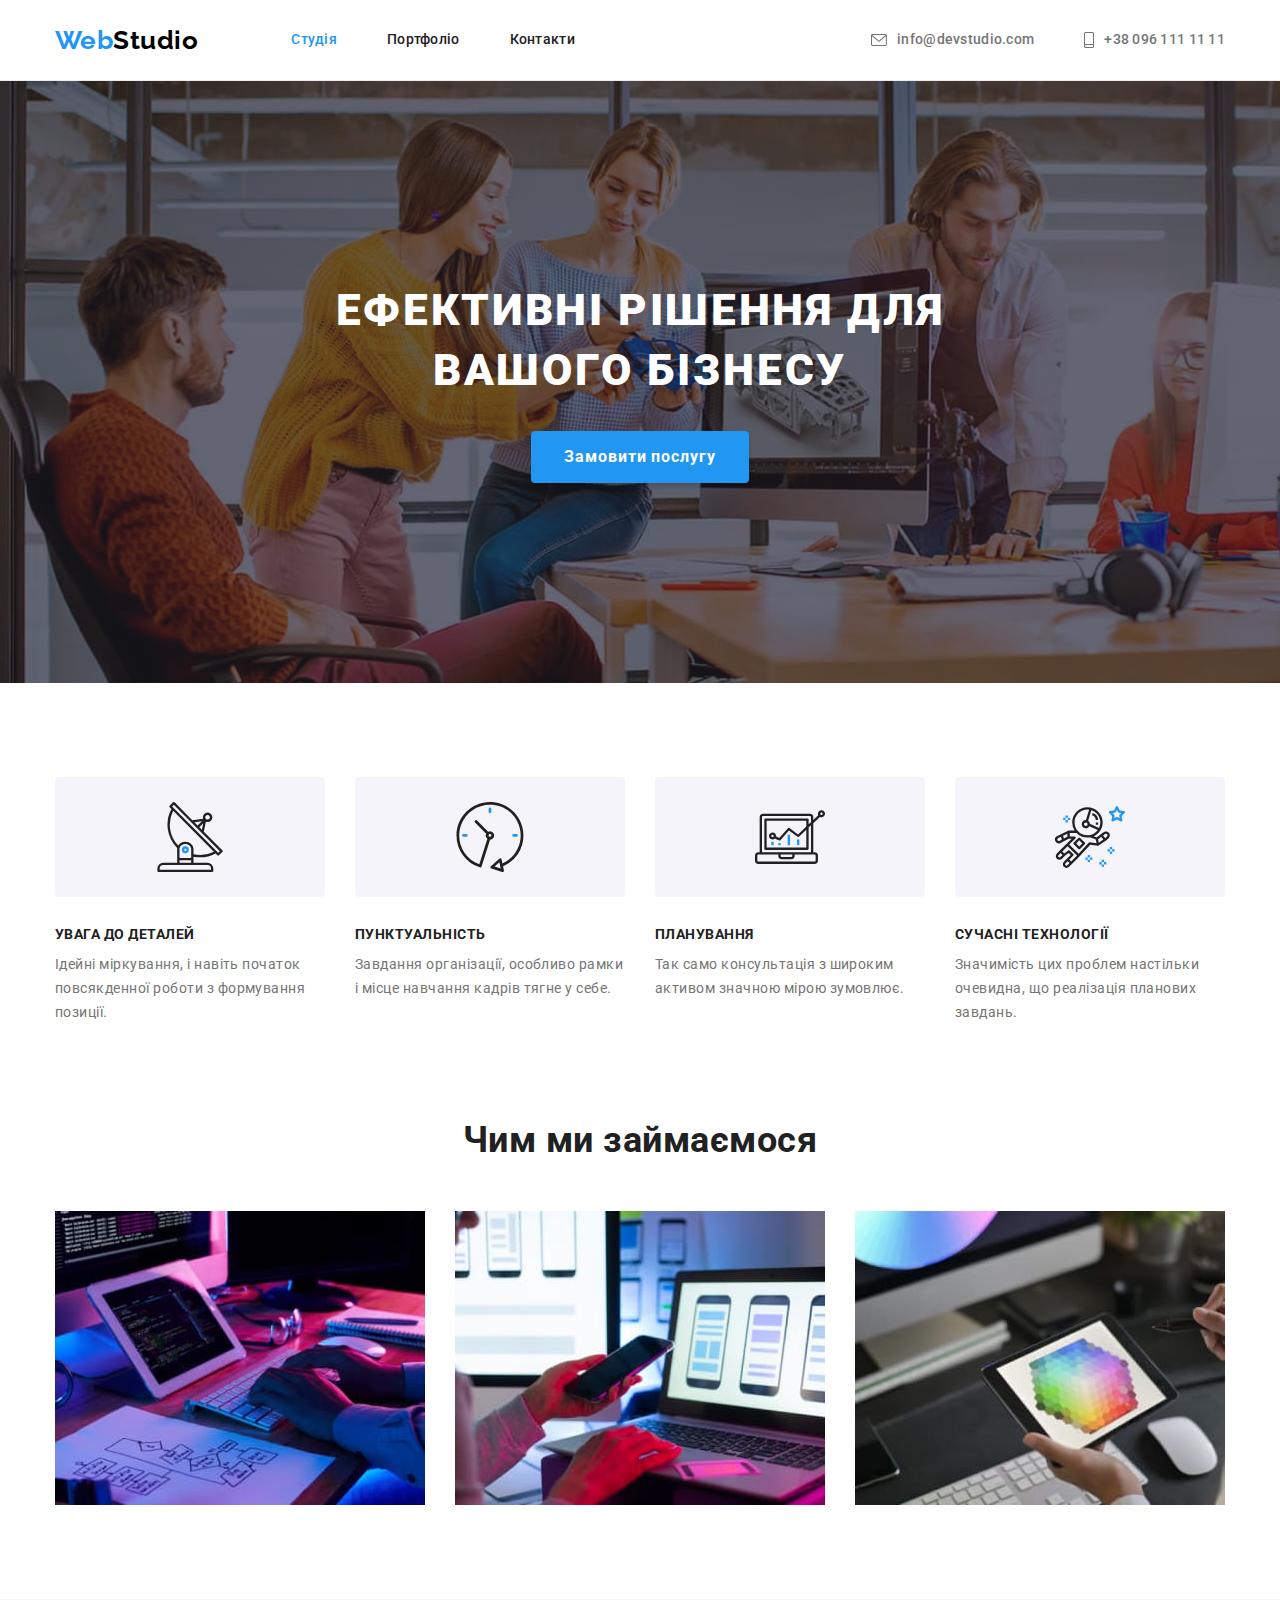
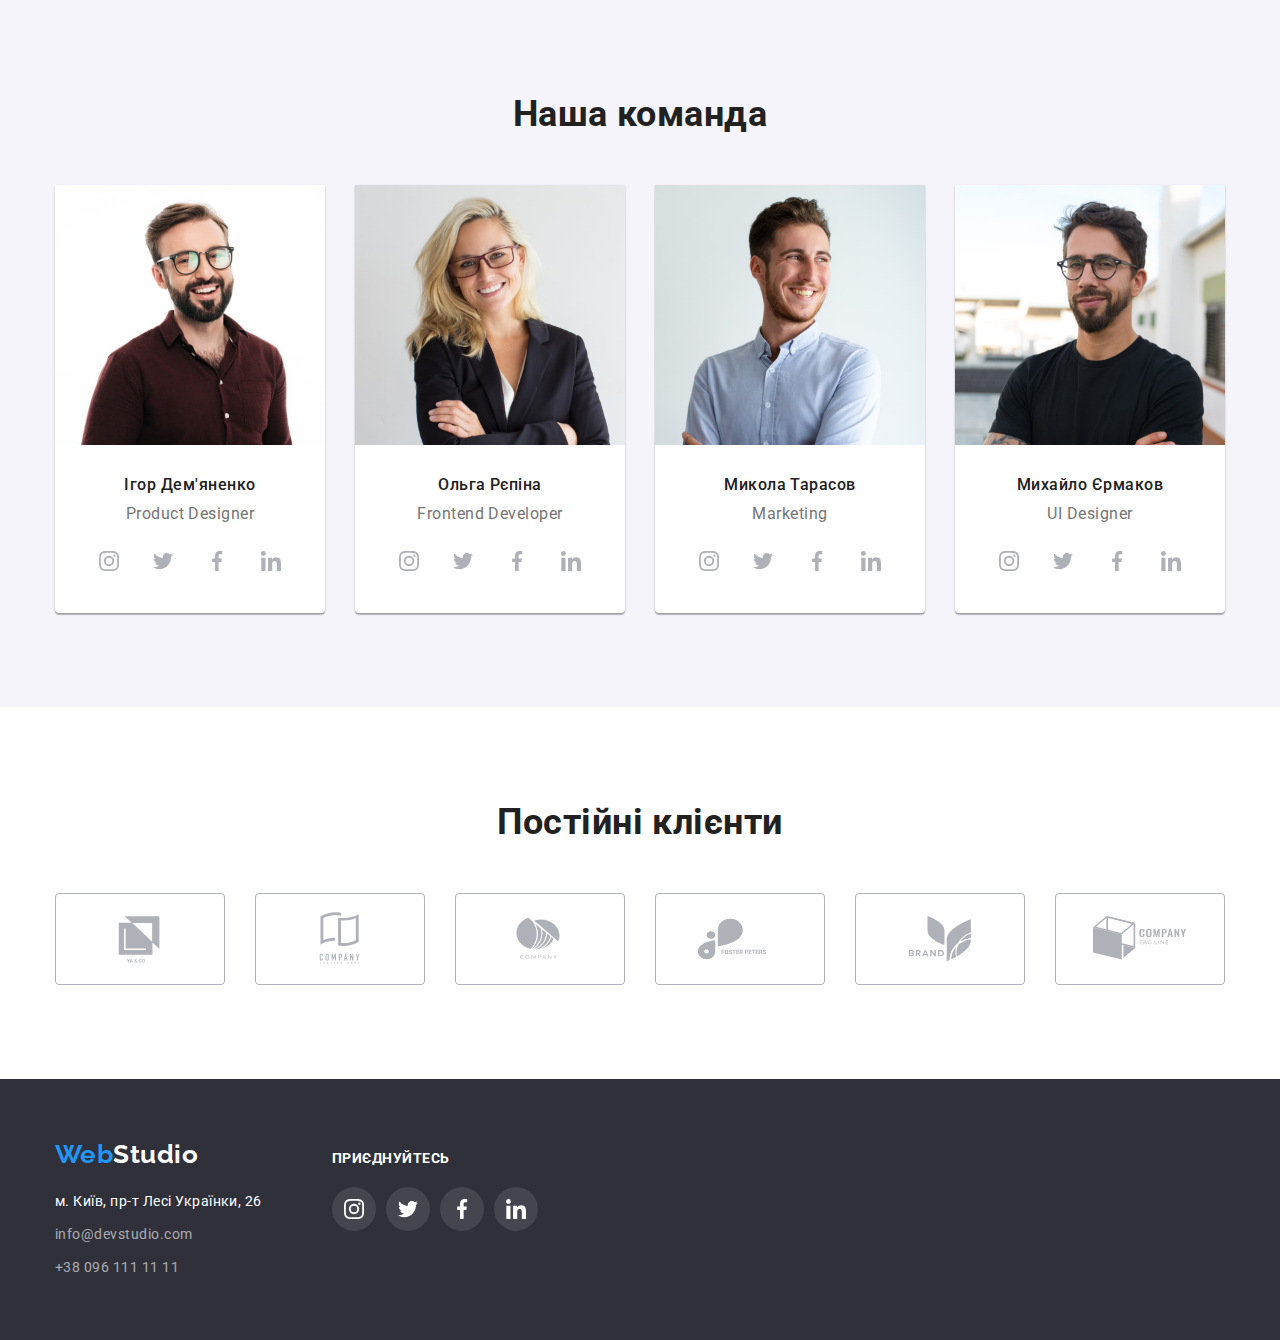
<file: index.html>
<!DOCTYPE html>
<html lang="uk">
  <head>
    <meta charset="utf-8" />
    <meta http-equiv="X-UA-Compatible" content="IE=edge" />
    <meta name="viewport" content="width=device-width, initial-scale=1.0" />
    <title>Document</title>
    <link rel="preconnect" href="https://fonts.googleapis.com" />
    <link rel="preconnect" href="https://fonts.gstatic.com" crossorigin />
    <link
      href="https://fonts.googleapis.com/css2?family=Raleway:wght@700&family=Roboto:wght@400;500;700;900&display=swap"
      rel="stylesheet"
    />
    <link
      rel="stylesheet"
      href="https://cdnjs.cloudflare.com/ajax/libs/modern-normalize/1.1.0/modern-normalize.min.css"
    />
    <link rel="stylesheet" href="./css/styles.css" />
  </head>
  <body>
    <header class="page-header">
      <div class="container page-header-container">
        <nav class="menu-nav">
          <a class="logo link" href="./index.html"
            ><span class="logo-web">Web</span
            ><span class="logo-studio">Studio</span></a
          >
          <ul class="menu-navigation list">
            <li class="menu-item">
              <a class="menu-link link current" href="./index.html">Студія</a>
            </li>
            <li class="menu-item">
              <a class="menu-link link" href="./portfolio.html">Портфоліо</a>
            </li>
            <li class="menu-item">
              <a class="menu-link link" href="#">Контакти</a>
            </li>
          </ul>
        </nav>
        <ul class="menu-contacts list">
          <li class="menu-item">
            <a
              class="contact-link link"
              href="mailto:info@devstudio.com"
              lang="en"
            >
              <svg aria-label="лист" class="icon" width="16" height="12">
                <use href="./images/sprite.svg#icon-envelope"></use>
              </svg>
              info@devstudio.com
            </a>
          </li>
          <li class="menu-item">
            <a class="contact-link link" href="tel:+380961111111">
              <svg aria-label="телефон" class="icon" width="10" height="16">
                <use href="./images/sprite.svg#icon-smartphone"></use>
              </svg>
              +38 096 111 11 11</a
            >
          </li>
        </ul>
      </div>
    </header>
    <main>
      <!-- Герой -->
      <section class="section hero">
        <div class="container">
          <h1 class="hero-title">Ефективні рішення для вашого бізнесу</h1>
          <button class="modal-open-btn" type="button">Замовити послугу</button>
        </div>
      </section>
      <!-- Наши особенности -->
      <section class="section featyres">
        <div class="container">
          <h2 class="featyres-title visually-hidden">Наші особливості</h2>
          <ul class="featyres-list list">
            <li class="item">
              <div class="box-icon">
                <svg
                  aria-label="антена"
                  class="featyres-list-icon"
                  width="70"
                  height="70"
                >
                  <use href="./images/sprite.svg#icon-antenna"></use>
                </svg>
              </div>
              <h3 class="featyres-list-title">Увага до деталей</h3>
              <p class="text">
                Ідейні міркування, і навіть початок повсякденної роботи з
                формування позиції.
              </p>
            </li>
            <li class="item">
              <div class="box-icon">
                <svg
                  aria-label="годинник"
                  class="featyres-list-icon"
                  width="70"
                  height="70"
                >
                  <use href="./images/sprite.svg#icon-clock"></use>
                </svg>
              </div>
              <h3 class="featyres-list-title">Пунктуальність</h3>
              <p class="text">
                Завдання організації, особливо рамки і місце навчання кадрів
                тягне у себе.
              </p>
            </li>
            <li class="item">
              <div class="box-icon">
                <svg
                  aria-label="діаграма"
                  class="featyres-list-icon"
                  width="70"
                  height="70"
                >
                  <use href="./images/sprite.svg#icon-diagram"></use>
                </svg>
              </div>
              <h3 class="featyres-list-title">Планування</h3>
              <p class="text">
                Так само консультація з широким активом значною мірою зумовлює.
              </p>
            </li>
            <li class="item">
              <div class="box-icon">
                <svg
                  aria-label="астронавт"
                  class="featyres-list-icon"
                  width="70"
                  height="70"
                >
                  <use href="./images/sprite.svg#icon-astronaut"></use>
                </svg>
              </div>
              <h3 class="featyres-list-title">Сучасні технології</h3>
              <p class="text">
                Значимість цих проблем настільки очевидна, що реалізація
                планових завдань.
              </p>
            </li>
          </ul>
        </div>
      </section>
      <!-- Чем занимаемся -->
      <section class="section work not-padding-top">
        <div class="container">
          <h2 class="work-title">Чим ми займаємося</h2>
          <ul class="work-list list">
            <li class="item">
              <img
                class="work-img link"
                src="./images/box-1.jpg"
                alt="Людина працює за комп'ютером"
                width="370"
              />
            </li>
            <li class="item">
              <img
                class="work-img link"
                src="./images/box-2.jpg"
                alt="Людина працює за телефоном"
                width="370"
              />
            </li>
            <li class="item">
              <img
                class="work-img link"
                src="./images/box-3.jpg"
                alt="Людина працює за планшетом"
                width="370"
              />
            </li>
          </ul>
        </div>
      </section>
      <!--Наша команда-->
      <section class="section section-team">
        <div class="container">
          <h2 class="section-team-title">Наша команда</h2>
          <ul class="team-list list">
            <li class="item">
              <img
                class="team-img"
                src="./images/team-1.jpg"
                alt="Ігор Дем'яненко"
                width="270"
              />
              <div class="item-team">
                <h3 class="team-list-title">Ігор Дем'яненко</h3>
                <p class="text">Product Designer</p>
                <ul class="social-list list">
                  <li class="social-list-item">
                    <a href="" class="social-list-link">
                      <svg
                        lang="en"
                        aria-label="instagram icon"
                        class="social-list-icon"
                        width="20"
                        height="20"
                      >
                        <use href="./images/sprite.svg#icon-instagram"></use>
                      </svg>
                    </a>
                  </li>
                  <li class="social-list-item">
                    <a href="" class="social-list-link">
                      <svg
                        lang="en"
                        aria-label="twitter icon"
                        class="social-list-icon"
                        width="20"
                        height="20"
                      >
                        <use href="./images/sprite.svg#icon-twitter"></use>
                      </svg>
                    </a>
                  </li>
                  <li class="social-list-item">
                    <a href="" class="social-list-link">
                      <svg
                        lang="en"
                        aria-label="facebook icon"
                        class="social-list-icon"
                        width="20"
                        height="20"
                      >
                        <use href="./images/sprite.svg#icon-facebook"></use>
                      </svg>
                    </a>
                  </li>
                  <li class="social-list-item">
                    <a href="" class="social-list-link">
                      <svg
                        lang="en"
                        aria-label="linkedin icon"
                        class="social-list-icon"
                        width="20"
                        height="20"
                      >
                        <use href="./images/sprite.svg#icon-linkedin"></use>
                      </svg>
                    </a>
                  </li>
                </ul>
              </div>
            </li>
            <li class="item">
              <img
                class="team-img"
                src="./images/team-2.jpg"
                alt="Ольга Рєпіна"
                width="270"
              />
              <div class="item-team">
                <h3 class="team-list-title">Ольга Рєпіна</h3>
                <p class="text">Frontend Developer</p>
                <ul class="social-list list">
                  <li class="social-list-item">
                    <a href="" class="social-list-link">
                      <svg
                        lang="en"
                        aria-label="instagram icon"
                        class="social-list-icon"
                        width="20"
                        height="20"
                      >
                        <use href="./images/sprite.svg#icon-instagram"></use>
                      </svg>
                    </a>
                  </li>
                  <li class="social-list-item">
                    <a href="" class="social-list-link">
                      <svg
                        lang="en"
                        aria-label="twitter icon"
                        class="social-list-icon"
                        width="20"
                        height="20"
                      >
                        <use href="./images/sprite.svg#icon-twitter"></use>
                      </svg>
                    </a>
                  </li>
                  <li class="social-list-item">
                    <a href="" class="social-list-link">
                      <svg
                        lang="en"
                        aria-label="facebook icon"
                        class="social-list-icon"
                        width="20"
                        height="20"
                      >
                        <use href="./images/sprite.svg#icon-facebook"></use>
                      </svg>
                    </a>
                  </li>
                  <li class="social-list-item">
                    <a href="" class="social-list-link">
                      <svg
                        lang="en"
                        aria-label="linkedin icon"
                        class="social-list-icon"
                        width="20"
                        height="20"
                      >
                        <use href="./images/sprite.svg#icon-linkedin"></use>
                      </svg>
                    </a>
                  </li>
                </ul>
              </div>
            </li>
            <li class="item">
              <img
                class="team-img"
                src="./images/team-3.jpg"
                alt="Микола Тарасов"
                width="270"
              />
              <div class="item-team">
                <h3 class="team-list-title">Микола Тарасов</h3>
                <p class="text">Marketing</p>
                <ul class="social-list list">
                  <li class="social-list-item">
                    <a href="" class="social-list-link">
                      <svg
                        lang="en"
                        aria-label="instagram icon"
                        class="social-list-icon"
                        width="20"
                        height="20"
                      >
                        <use href="./images/sprite.svg#icon-instagram"></use>
                      </svg>
                    </a>
                  </li>
                  <li class="social-list-item">
                    <a href="" class="social-list-link">
                      <svg
                        lang="en"
                        aria-label="twitter icon"
                        class="social-list-icon"
                        width="20"
                        height="20"
                      >
                        <use href="./images/sprite.svg#icon-twitter"></use>
                      </svg>
                    </a>
                  </li>
                  <li class="social-list-item">
                    <a href="" class="social-list-link">
                      <svg
                        lang="en"
                        aria-label="facebook icon"
                        class="social-list-icon"
                        width="20"
                        height="20"
                      >
                        <use href="./images/sprite.svg#icon-facebook"></use>
                      </svg>
                    </a>
                  </li>
                  <li class="social-list-item">
                    <a href="" class="social-list-link">
                      <svg
                        lang="en"
                        aria-label="linkedin icon"
                        class="social-list-icon"
                        width="20"
                        height="20"
                      >
                        <use href="./images/sprite.svg#icon-linkedin"></use>
                      </svg>
                    </a>
                  </li>
                </ul>
              </div>
            </li>
            <li class="item">
              <img
                class="team-img"
                src="./images/team-4.jpg"
                alt="Михайло Єрмаков"
                width="270"
              />
              <div class="item-team">
                <h3 class="team-list-title">Михайло Єрмаков</h3>
                <p class="text">UI Designer</p>
                <ul class="social-list list">
                  <li class="social-list-item">
                    <a href="" class="social-list-link">
                      <svg
                        lang="en"
                        aria-label="instagram icon"
                        class="social-list-icon"
                        width="20"
                        height="20"
                      >
                        <use href="./images/sprite.svg#icon-instagram"></use>
                      </svg>
                    </a>
                  </li>
                  <li class="social-list-item">
                    <a href="" class="social-list-link">
                      <svg
                        lang="en"
                        aria-label="twitter icon"
                        class="social-list-icon"
                        width="20"
                        height="20"
                      >
                        <use href="./images/sprite.svg#icon-twitter"></use>
                      </svg>
                    </a>
                  </li>
                  <li class="social-list-item">
                    <a href="" class="social-list-link">
                      <svg
                        lang="en"
                        aria-label="facebook icon"
                        class="social-list-icon"
                        width="20"
                        height="20"
                      >
                        <use href="./images/sprite.svg#icon-facebook"></use>
                      </svg>
                    </a>
                  </li>
                  <li class="social-list-item">
                    <a href="" class="social-list-link">
                      <svg
                        lang="en"
                        aria-label="linkedin icon"
                        class="social-list-icon"
                        width="20"
                        height="20"
                      >
                        <use href="./images/sprite.svg#icon-linkedin"></use>
                      </svg>
                    </a>
                  </li>
                </ul>
              </div>
            </li>
          </ul>
        </div>
      </section>
      <!-- Постійні клієнти -->
      <section class="section section-client">
        <div class="container">
          <h2 class="section-client-title">Постійні клієнти<h2>
          <ul class="section-client-list list">
            <li class="section-client-item">
              <a href="#" class="client-link">
                <svg
                  aria-label="логотип клієнтів"
                  class="client-icon"
                  width="106"
                  height="60"
                >
                  <use href="./images/sprite.svg#icon-logo-1"></use>
                </svg>
              </a>
            </li>
            <li class="section-client-item">
              <a href="#" class="client-link">
                <svg
                  aria-label="логотип клієнтів"
                  class="client-icon"
                  width="106"
                  height="60"
                >
                  <use href="./images/sprite.svg#icon-logo-2"></use>
                </svg>
              </a>
            </li>
            <li class="section-client-item">
              <a href="#" class="client-link">
                <svg
                  aria-label="логотип клієнтів"
                  class="client-icon"
                  width="106"
                  height="60"
                >
                  <use href="./images/sprite.svg#icon-logo-3"></use>
                </svg>
              </a>
            </li>
            <li class="section-client-item">
              <a href="#" class="client-link">
                <svg
                  aria-label="логотип клієнтів"
                  class="client-icon"
                  width="106"
                  height="60"
                >
                  <use href="./images/sprite.svg#icon-logo-4"></use>
                </svg>
              </a>
            </li>
            <li class="section-client-item">
              <a href="#" class="client-link">
                <svg
                  aria-label="логотип клієнтів"
                  class="client-icon"
                  width="106"
                  height="60"
                >
                  <use href="./images/sprite.svg#icon-logo-5"></use>
                </svg>
              </a>
            </li>
            <li class="section-client-item">
              <a href="#" class="client-link">
                <svg
                  aria-label="логотип клієнтів"
                  class="client-icon"
                  width="106"
                  height="60"
                >
                  <use href="./images/sprite.svg#icon-logo-6"></use>
                </svg>
              </a>
            </li>
          </ul>
        </div>
      </section>
    </main>
    <footer class="page-footer">
      <div class="container footer-container">
        <div class="page-container">
          <a class="footer-logo link" href="./index.html"
            ><span class="logo-web">Web</span
            ><span class="logo-studio">Studio</span></a
          >
          <address class="footer-contacts">
            <ul class="footer-contacts-list list">
              <li class="item">
                <a
                  class="footer-adress link"
                  href="https://goo.gl/maps/CPtrU1FHBa2aNyZL9"
                  target="_blank"
                  rel="noopener noreferrer nofollow"
                  >м. Київ, пр-т Лесі Українки, 26</a
                >
              </li>
              <li class="item">
                <a
                  class="footer-contact-link link"
                  href="mailto:info@devstudio.com"
                  lang="en"
                  >info@devstudio.com</a
                >
              </li>
              <li class="item phone">
                <a class="footer-contact-link link" href="tel:+380961111111"
                  >+38 096 111 11 11</a
                >
              </li>
            </ul>
          </address>
        </div>
        <div class="footer-social">
          <p class="footer-social-title">Приєднуйтесь<p>
          <ul class="footer-social-list list">
            <li class="footer-social-list-item">
              <a href="" class="footer-social-list-link">
                <svg
                  lang="en"
                  aria-label="instagram icon"
                  class="footer-social-list-icon"
                  width="20"
                  height="20"
                >
                  <use href="./images/sprite.svg#icon-instagram"></use>
                </svg>
              </a>
            </li>
            <li class="footer-social-list-item">
              <a href="" class="footer-social-list-link">
                <svg
                  lang="en"
                  aria-label="twitter icon"
                  class="footer-social-list-icon"
                  width="20"
                  height="20"
                >
                  <use href="./images/sprite.svg#icon-twitter"></use>
                </svg>
              </a>
            </li>
            <li class="footer-social-list-item">
              <a href="" class="footer-social-list-link">
                <svg
                  lang="en"
                  aria-label="facebook icon"
                  class="footer-social-list-icon"
                  width="20"
                  height="20"
                >
                  <use href="./images/sprite.svg#icon-facebook"></use>
                </svg>
              </a>
            </li>
            <li class="footer-social-list-item">
              <a href="" class="footer-social-list-link">
                <svg
                  lang="en"
                  aria-label="linkedin icon"
                  class="footer-social-list-icon"
                  width="20"
                  height="20"
                >
                  <use href="./images/sprite.svg#icon-linkedin"></use>
                </svg>
              </a>
            </li>
          </ul>
        </div>
      </div>
    </footer>
  </body>
</html>
</file>
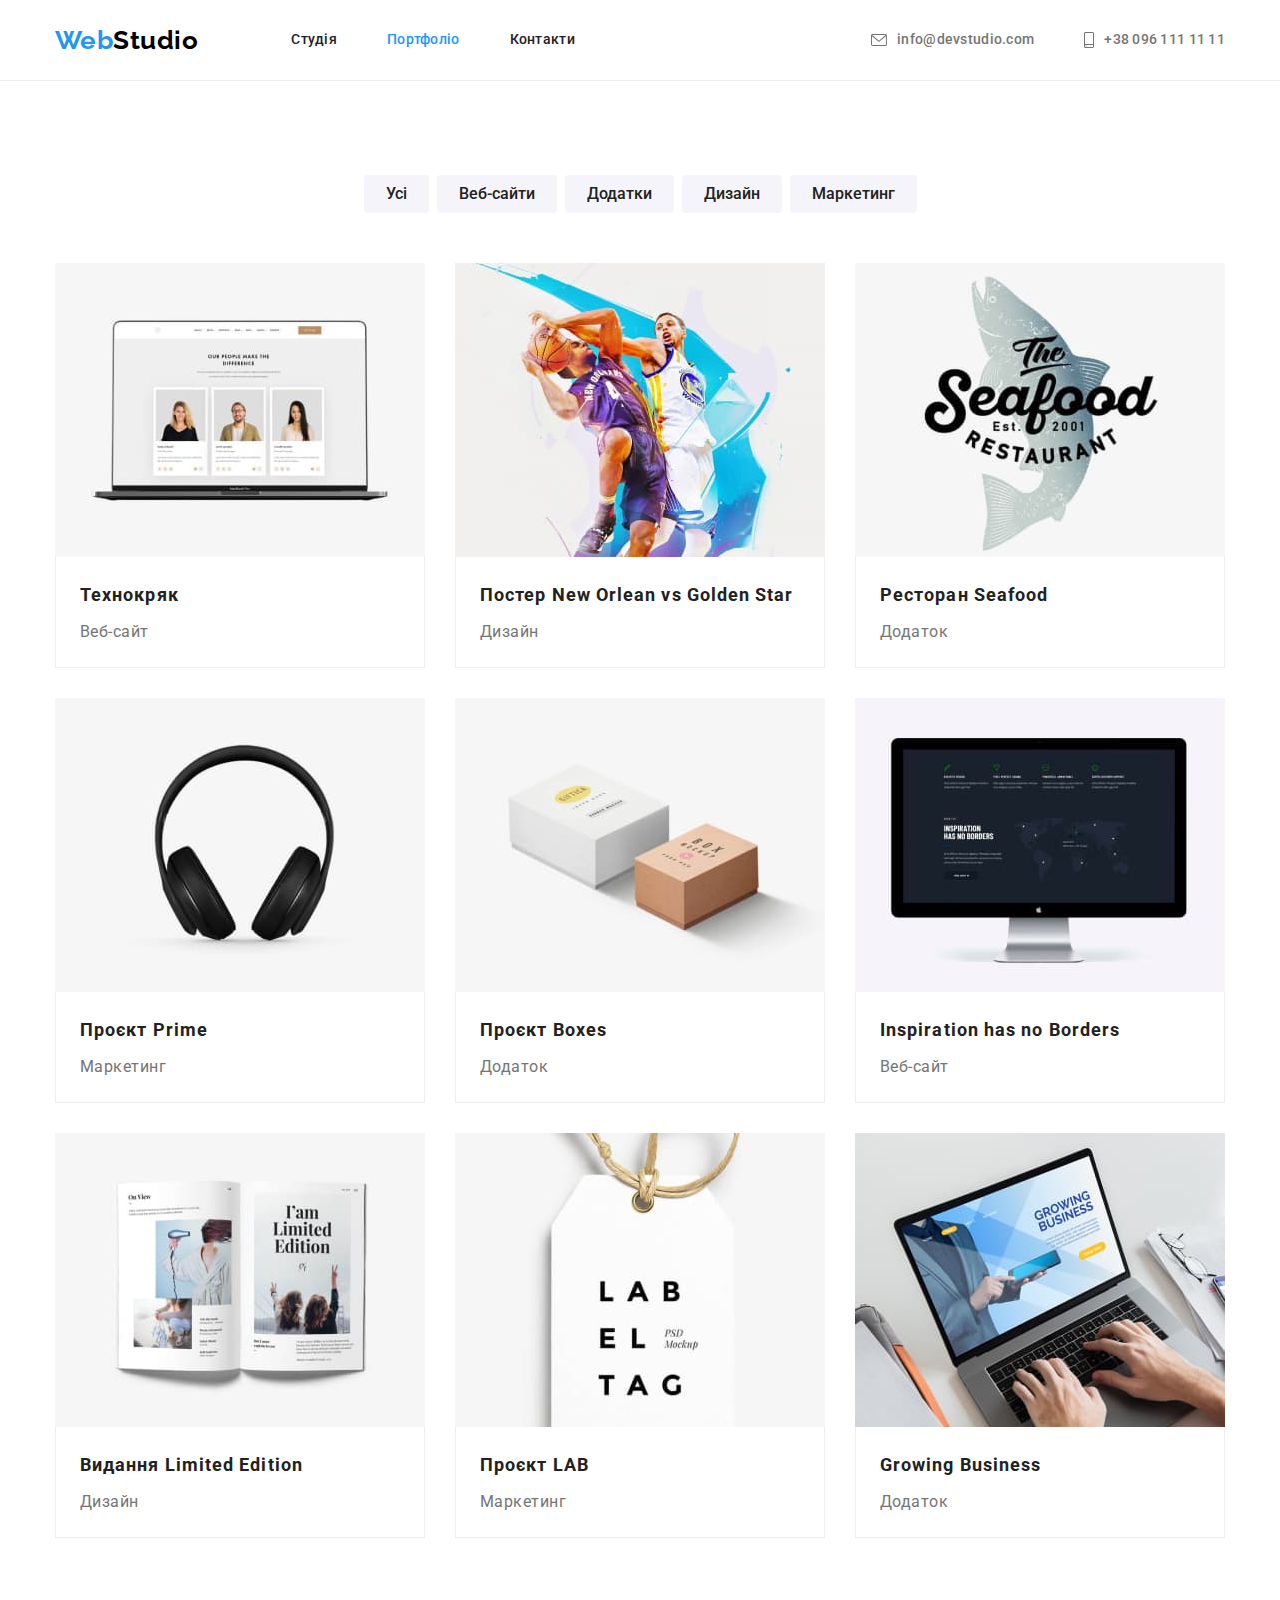
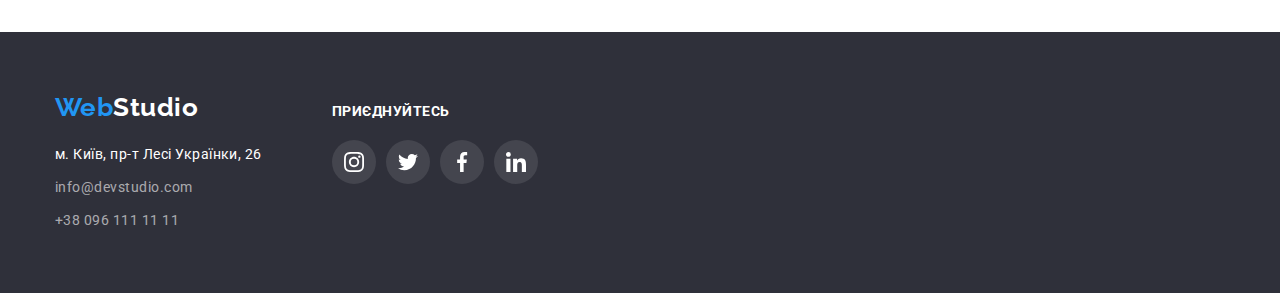
<file: portfolio.html>
<!DOCTYPE html>
<html lang="uk">
  <head>
    <meta charset="UTF-8" />
    <meta http-equiv="X-UA-Compatible" content="IE=edge" />
    <meta name="viewport" content="width=device-width, initial-scale=1.0" />
    <title>Document</title>
    <link rel="preconnect" href="https://fonts.googleapis.com" />
    <link rel="preconnect" href="https://fonts.gstatic.com" crossorigin />
    <link
      href="https://fonts.googleapis.com/css2?family=Raleway:wght@700&family=Roboto:wght@400;500;700;900&display=swap"
      rel="stylesheet"
    />
    <link
      rel="stylesheet"
      href="https://cdnjs.cloudflare.com/ajax/libs/modern-normalize/1.1.0/modern-normalize.min.css"
    />
    <link rel="stylesheet" href="./css/styles.css" />
  </head>
  <body>
    <header class="page-header">
      <div class="container page-header-container">
        <nav class="menu-nav">
          <a class="logo link" href="./index.html"
            ><span class="logo-web">Web</span
            ><span class="logo-studio">Studio</span></a
          >
          <ul class="menu-navigation list">
            <li class="menu-item">
              <a class="menu-link link" href="./index.html">Студія</a>
            </li>
            <li class="menu-item">
              <a class="menu-link link current" href="./portfolio.html"
                >Портфоліо</a
              >
            </li>
            <li class="menu-item">
              <a class="menu-link link" href="#">Контакти</a>
            </li>
          </ul>
        </nav>
        <ul class="menu-contacts list">
          <li class="menu-item">
            <a
              class="contact-link link"
              href="mailto:info@devstudio.com"
              lang="en"
            >
              <svg aria-label="лист" class="icon" width="16" height="12">
                <use href="./images/sprite.svg#icon-envelope"></use>
              </svg>
              info@devstudio.com
            </a>
          </li>
          <li class="menu-item">
            <a class="contact-link link" href="tel:+380961111111">
              <svg aria-label="телефон" class="icon" width="10" height="16">
                <use href="./images/sprite.svg#icon-smartphone"></use>
              </svg>
              +38 096 111 11 11</a
            >
          </li>
        </ul>
      </div>
    </header>
    <main>
      <!-- Портфолио -->
      <section class="section portfolio">
        <div class="container">
          <h1 class="section-portfolio-title visually-hidden">Портфоліо</h1>
          <ul class="filter list">
            <li class="item">
              <button type="button" class="secondary-btn">Усі</button>
            </li>
            <li class="item">
              <button type="button" class="secondary-btn">Веб-сайти</button>
            </li>
            <li class="item">
              <button type="button" class="secondary-btn">Додатки</button>
            </li>
            <li class="item">
              <button type="button" class="secondary-btn">Дизайн</button>
            </li>
            <li class="item">
              <button type="button" class="secondary-btn">Маркетинг</button>
            </li>
          </ul>
          <ul class="portfolio-list list">
            <li class="portfolio-item">
              <a class="link" href="#">
                <img
                  class="portfolio-img"
                  src="./images/portfolio/portfolio-1.jpg"
                  alt="Ноутбук"
                  width="370"
                />
                <div class="test-container">
                  <h2 class="portfolio-title">Технокряк</h2>
                  <p class="text">Веб-сайт</p>
                </div>
              </a>
            </li>
            <li class="portfolio-item">
              <a class="link" href="#">
                <img
                  class="portfolio-img"
                  src="./images/portfolio/portfolio-2.jpg"
                  alt="Баскетболістии"
                  width="370"
                />
                <div class="test-container">
                  <h2 class="portfolio-title">
                    Постер New Orlean vs Golden Star
                  </h2>
                  <p class="text">Дизайн</p>
                </div>
              </a>
            </li>
            <li class="portfolio-item">
              <a class="link" href="#">
                <img
                  class="portfolio-img"
                  src="./images/portfolio/portfolio-3.jpg"
                  alt="Логотип ресторану"
                  width="370"
                />
                <div class="test-container">
                  <h2 class="portfolio-title">Ресторан Seafood</h2>
                  <p class="text">Додаток</p>
                </div>
              </a>
            </li>
            <li class="portfolio-item">
              <a class="link" href="#">
                <img
                  class="portfolio-img"
                  src="./images/portfolio/portfolio-4.jpg"
                  alt="Навушники"
                  width="370"
                />
                <div class="test-container">
                  <h2 class="portfolio-title">Проєкт Prime</h2>
                  <p class="text">Маркетинг</p>
                </div>
              </a>
            </li>
            <li class="portfolio-item">
              <a class="link" href="#">
                <img
                  class="portfolio-img"
                  src="./images/portfolio/portfolio-5.jpg"
                  alt="Коробки"
                  width="370"
                />
                <div class="test-container">
                  <h2 class="portfolio-title">Проєкт Boxes</h2>
                  <p class="text">Додаток</p>
                </div>
              </a>
            </li>
            <li class="portfolio-item">
              <a class="link" href="#">
                <img
                  class="portfolio-img"
                  src="./images/portfolio/portfolio-6.jpg"
                  alt="Монітор"
                  width="370"
                />
                <div class="test-container">
                  <h2 class="portfolio-title">Inspiration has no Borders</h2>
                  <p class="text">Веб-сайт</p>
                </div>
              </a>
            </li>
            <li class="portfolio-item">
              <a class="link" href="#">
                <img
                  class="portfolio-img"
                  src="./images/portfolio/portfolio-7.jpg"
                  alt="Книга"
                  width="370"
                />
                <div class="test-container">
                  <h2 class="portfolio-title">Видання Limited Edition</h2>
                  <p class="text">Дизайн</p>
                </div>
              </a>
            </li>
            <li class="portfolio-item">
              <a class="link" href="#">
                <img
                  class="portfolio-img"
                  src="./images/portfolio/portfolio-8.jpg"
                  alt="Лейба"
                  width="370"
                />
                <div class="test-container">
                  <h2 class="portfolio-title">Проєкт LAB</h2>
                  <p class="text">Маркетинг</p>
                </div>
              </a>
            </li>
            <li class="portfolio-item">
              <a class="link" href="#">
                <img
                  class="portfolio-img"
                  src="./images/portfolio/portfolio-9.jpg"
                  alt="Людина працює за ноутбуком"
                  width="370"
                />
                <div class="test-container">
                  <h2 class="portfolio-title">Growing Business</h2>
                  <p class="text">Додаток</p>
                </div>
              </a>
            </li>
          </ul>
        </div>
      </section>
    </main>
    <footer class="page-footer">
      <div class="container footer-container">
        <div class="page-container">
          <a class="footer-logo link" href="./index.html"
            ><span class="logo-web">Web</span
            ><span class="logo-studio">Studio</span></a
          >
          <address class="footer-contacts">
            <ul class="footer-contacts-list list">
              <li class="item">
                <a
                  class="footer-adress link"
                  href="https://goo.gl/maps/CPtrU1FHBa2aNyZL9"
                  target="_blank"
                  rel="noopener noreferrer nofollow"
                  >м. Київ, пр-т Лесі Українки, 26</a
                >
              </li>
              <li class="item">
                <a
                  class="footer-contact-link link"
                  href="mailto:info@devstudio.com"
                  lang="en"
                  >info@devstudio.com</a
                >
              </li>
              <li class="item phone">
                <a class="footer-contact-link link" href="tel:+380961111111"
                  >+38 096 111 11 11</a
                >
              </li>
            </ul>
          </address>
        </div>
        <div class="footer-social">
          <h3 class="footer-social-title">приєднуйтесь</h3>
          <ul class="footer-social-list list">
            <li class="footer-social-list-item">
              <a href="" class="footer-social-list-link">
                <svg
                  lang="en"
                  aria-label="instagram icon"
                  class="footer-social-list-icon"
                  width="20"
                  height="20"
                >
                  <use href="./images/sprite.svg#icon-instagram"></use>
                </svg>
              </a>
            </li>
            <li class="footer-social-list-item">
              <a href="" class="footer-social-list-link">
                <svg
                  lang="en"
                  aria-label="twitter icon"
                  class="footer-social-list-icon"
                  width="20"
                  height="20"
                >
                  <use href="./images/sprite.svg#icon-twitter"></use>
                </svg>
              </a>
            </li>
            <li class="footer-social-list-item">
              <a href="" class="footer-social-list-link">
                <svg
                  lang="en"
                  aria-label="facebook icon"
                  class="footer-social-list-icon"
                  width="20"
                  height="20"
                >
                  <use href="./images/sprite.svg#icon-facebook"></use>
                </svg>
              </a>
            </li>
            <li class="footer-social-list-item">
              <a href="" class="footer-social-list-link">
                <svg
                  lang="en"
                  aria-label="linkedin icon"
                  class="footer-social-list-icon"
                  width="20"
                  height="20"
                >
                  <use href="./images/sprite.svg#icon-linkedin"></use>
                </svg>
              </a>
            </li>
          </ul>
        </div>
      </div>
    </footer>
  </body>
</html>
</file>
<file: css/styles.css>
/* белый цвет #FFFFFF */
/* основный цвет текста #757575 */
/* цвет заголовков #212121  */
/* цвет голубой #2196F3 */
/* фон белый #F5F5F5 */
/* фон серый #F5F4FA */
/* фон футера #2F303A */
:root {
  --primary-text-color: #757575;
  --title-text-color: #212121;
  --accent-color: #2196f3;
  --hero-color: #ffffff;
  --logo-color: #000000;
  --background-color-button: #f5f4fa;
  --background-color-active-button: #188ce8;
  --background-color-footer: #2f303a;
  --background-color-hero: #2f303a;
  --icon-color: #afb1b8;
}
html {
  box-sizing: border-box;
}
* *::before *::after {
  box-sizing: inherit;
}

.link {
  text-decoration: none;
}
.list {
  padding: 0;
  margin: 0;
  list-style: none;
}
h1,
h2,
h3,
h4,
p {
  margin-top: 0;
  margin-bottom: 0;
}
ul {
  margin-top: 0;
  margin-bottom: 0;
  padding-left: 0;
}
button {
  cursor: pointer;
}
img {
  display: block;
  max-width: 100%;
  height: auto;
}
body {
  font-family: "Roboto", sans-serif;
  background-color: var(--hero-color);
  color: var(--primary-text-color);
  letter-spacing: 0.03em;
}

.container {
  width: 1200px;
  margin-left: auto;
  margin-right: auto;
  padding-left: 15px;
  padding-right: 15px;
}
.section {
  padding-top: 94px;
  padding-bottom: 94px;
}
.section.not-padding-top {
  padding-top: 0;
}

/* header */
.page-header {
  border-top: 0;
  border-bottom: 1px solid #ececec;
  border-right: 0;
  border-left: 0;
}
.page-header-container {
  display: flex;
  align-items: center;
}
.logo {
  margin-right: 93px;
  font-family: "Raleway", sans-serif;
  font-weight: 700;
  font-size: 26px;
  line-height: 1.19;
}
.logo-web {
  color: var(--accent-color);
}
.logo-studio {
  color: var(--logo-color);
}

/* main-nav */
.menu-nav {
  display: flex;
  align-items: center;
}

/* menu-navigation */
.menu-navigation {
  display: flex;
  column-gap: 50px;
}
.menu-navigation .menu-link {
  display: block;
  padding-top: 32px;
  padding-bottom: 32px;

  font-weight: 500;
  font-size: 14px;
  line-height: 1.14;
  letter-spacing: 0.02em;
  color: var(--title-text-color);
}
.menu-link:hover,
.menu-link:focus {
  color: var(--accent-color);
}
.menu-link.current {
  color: var(--accent-color);
}

/* menu-contacts */
.menu-contacts {
  display: flex;
  column-gap: 50px;
  margin-left: auto;
  align-items: center;
}
.menu-contacts .menu-item {
  display: block;
}
.menu-contacts .contact-link {
  display: flex;
  padding-top: 32px;
  padding-bottom: 32px;
  font-weight: 500;
  font-size: 14px;
  line-height: 1.14;
  letter-spacing: 0.02em;
  color: var(--primary-text-color);
  fill: currentColor;
  align-items: center;
  justify-content: center;
}
.menu-contacts .icon {
  margin-right: 10px;
}
.menu-contacts .contact-link:hover,
.menu-contacts .contact-link:focus {
  color: var(--accent-color);
}

/* hero */
.hero {
  padding-top: 200px;
  padding-bottom: 200px;
  background-color: var(--background-color-hero);
  background-image: linear-gradient(
      rgba(47, 48, 58, 0.4),
      rgba(47, 48, 58, 0.4)
    ),
    url(../images/hero/bg.jpg);
  background-size: cover;
}

.hero-title {
  margin-bottom: 30px;
  margin-left: auto;
  margin-right: auto;
  width: 696px;
  font-weight: 900;
  font-size: 44px;
  line-height: 1.36;
  text-align: center;
  letter-spacing: 0.06em;
  text-transform: uppercase;
  color: var(--hero-color);
}

/* button */

.modal-open-btn {
  border-radius: 4px;
  padding: 10px 32px;
  margin: 0 auto;
  min-width: 216px;
  border: 1px solid transparent;
  box-shadow: 0px 4px 4px rgba(0, 0, 0, 0.15);
  font-weight: 700;
  font-size: 16px;
  line-height: 1.88;
  display: flex;
  align-items: center;
  text-align: center;
  letter-spacing: 0.06em;
  color: var(--hero-color);
  background-color: var(--accent-color);
}
.modal-open-btn:hover,
.modal-open-btn:focus {
  background-color: var(--background-color-active-button);
}

/* featyres */
.featyres-list {
  display: flex;
  column-gap: 30px;
}
.featyres-list .item {
  width: 270px;
}
.box-icon {
  display: flex;
  justify-content: center;
  align-items: center;
  width: 270px;
  height: 120px;
  margin-bottom: 30px;
  background-color: var(--background-color-button);
  border-radius: 4px;
}
.featyres .featyres-title {
  color: var(--title-text-color);
}
.featyres-list-title {
  margin-bottom: 10px;
  font-weight: 700;
  font-size: 14px;
  line-height: 1.14;
  text-transform: uppercase;
  color: var(--title-text-color);
}
.featyres-list .text {
  font-size: 14px;
  line-height: 1.71;
}

/* work */
.work-list {
  display: flex;
  column-gap: 30px;
}
.work-list .item {
  width: 370px;
}
.work-title {
  margin-bottom: 50px;
  font-weight: 700;
  font-size: 36px;
  line-height: 1.17;
  text-align: center;
  color: var(--title-text-color);
}

/* Наша команда */
.section-team {
  background-color: var(--background-color-button);
}
.team-list {
  display: flex;
  column-gap: 30px;
}
.section-team-title {
  margin-bottom: 50px;
  font-weight: 700;
  font-size: 36px;
  line-height: 1.17;
  text-align: center;
  color: var(--title-text-color);
}
.team-list-title {
  margin-bottom: 10px;
  font-weight: 500;
  font-size: 16px;
  line-height: 1.19;
  text-align: center;
  color: var(--title-text-color);
}
.team-list .text {
  font-size: 16px;
  line-height: 1.19;
  text-align: center;
  margin-bottom: 16px;
}
.team-list .item {
  width: 270px;
  background-color: var(--hero-color);
  box-shadow: 0px 1px 3px rgba(0, 0, 0, 0.12), 0px 1px 1px rgba(0, 0, 0, 0.14),
    0px 2px 1px rgba(0, 0, 0, 0.2);
  border-radius: 0px 0px 4px 4px;
}
.item-team {
  padding: 30px 15px;
}
.social-list {
  display: flex;
  justify-content: center;
  column-gap: 10px;
}
.social-list-link {
  display: flex;
  align-items: center;
  justify-content: center;
  width: 44px;
  height: 44px;
  border-radius: 50%;
  background-color: var(--hero-color);
}
.social-list-link:hover,
.social-list-link:focus {
  background-color: var(--accent-color);
}
.social-list-icon {
  fill: var(--icon-color);
}
.social-list-link:hover .social-list-icon,
.social-list-link:focus .social-list-icon {
  fill: var(--hero-color);
}
/* Client */
.section-client-title {
  margin-bottom: 50px;
  font-style: normal;
  font-weight: 700;
  font-size: 36px;
  line-height: 1.17;
  text-align: center;
  color: var(--title-text-color);
}
.section-client-list {
  display: flex;
  gap: 30px;
}
.section-client-item {
  width: 170px;
  height: 92px;
}
.client-link {
  display: flex;
  width: 100%;
  height: 100%;
  justify-content: center;
  align-items: center;
  border: 1px solid var(--icon-color);
  border-radius: 4px;
  color: var(--icon-color);
  fill: currentColor;
}
.client-link:hover,
.client-link:focus {
  color: var(--accent-color);
  border-color: var(--accent-color);
}

/* footer */
.page-footer {
  padding-top: 60px;
  padding-bottom: 60px;
  background-color: var(--background-color-footer);
}
.footer-logo .logo-web {
  color: var(--accent-color);
}
.footer-logo .logo-studio {
  color: var(--hero-color);
}
.page-footer .footer-logo {
  font-family: "Raleway", sans-serif;
  font-weight: 700;
  font-size: 26px;
  line-height: 1.19;
}
.footer-contacts {
  margin-top: 20px;
  font-style: normal;
  font-size: 14px;
  line-height: 1.71;
}
.footer-contacts-list .item {
  margin-top: 0;
  margin-bottom: 9px;
}
.footer-contacts-list .phone {
  margin-bottom: 0;
}

.footer-adress {
  color: var(--hero-color);
}
.footer-contact-link {
  color: rgba(255, 255, 255, 0.6);
}
.footer-adress:hover,
.footer-adress:focus {
  color: var(--accent-color);
}
.footer-contact-link:hover,
.footer-contact-link:focus {
  color: var(--accent-color);
}
.page-container {
  margin-right: 70px;
}
.footer-container {
  display: flex;
  align-items: baseline;
}
.footer-social-title {
  margin-bottom: 20px;
  font-style: normal;
  font-weight: 700;
  font-size: 14px;
  line-height: 1.14;
  text-transform: uppercase;
  color: var(--hero-color);
}
.footer-social-list {
  display: flex;
  column-gap: 10px;
}
.footer-social-list-link {
  display: flex;
  align-items: center;
  justify-content: center;
  width: 44px;
  height: 44px;
  border-radius: 50%;
  background-color: rgba(255, 255, 255, 0.1);
}
.footer-social-list-link:hover,
.footer-social-list-link:focus {
  background-color: var(--accent-color);
}
.footer-social-list-icon {
  fill: var(--hero-color);
}

.visually-hidden {
  position: absolute;
  white-space: nowrap;
  width: 1px;
  height: 1px;
  overflow: hidden;
  border: 0;
  padding: 0;
  clip: rect(0 0 0 0);
  clip-path: inset(50%);
  margin: -1px;
}

/* Стили для портфолио */
.filter {
  display: flex;
  column-gap: 8px;
  justify-content: center;
  margin-bottom: 50px;
}
.secondary-btn {
  border: none;
  border-radius: 4px;
  padding: 6px 22px;
  font-weight: 500;
  font-size: 16px;
  line-height: 1.62;
  text-align: center;
  color: var(--title-text-color);
  background-color: var(--background-color-button);
}
.secondary-btn:hover,
.secondary-btn:focus {
  color: var(--hero-color);
  background-color: var(--accent-color);
  box-shadow: 0px 3px 1px rgba(0, 0, 0, 0.1), 0px 1px 2px rgba(0, 0, 0, 0.08),
    0px 2px 2px rgba(0, 0, 0, 0.12);
}
.portfolio-list .portfolio-title {
  font-weight: 700;
  font-size: 18px;
  line-height: 2;
  letter-spacing: 0.06em;
  color: var(--title-text-color);
}
.portfolio-title {
  margin-bottom: 4px;
}
.portfolio-list .text {
  font-size: 16px;
  line-height: 1.88;
}
.portfolio-list {
  display: flex;
  flex-wrap: wrap;
  gap: 30px;
}
.portfolio-item {
  display: flex;
  width: 370px;
}
.portfolio-item .link {
  width: 100%;
}
.test-container {
  max-width: 370px;
  padding: 20px 24px;
  border-top: 0;
  border-bottom: 1px solid #eeeeee;
  border-right: 1px solid #eeeeee;
  border-left: 1px solid #eeeeee;
}
.test-container .text {
  color: var(--primary-text-color);
}
.portfolio-item .link:hover,
.portfolio-item .link:focus {
  box-shadow: 0px 1px 1px rgba(0, 0, 0, 0.12), 0px 4px 4px rgba(0, 0, 0, 0.06),
    1px 4px 6px rgba(0, 0, 0, 0.16);
}
</file>
